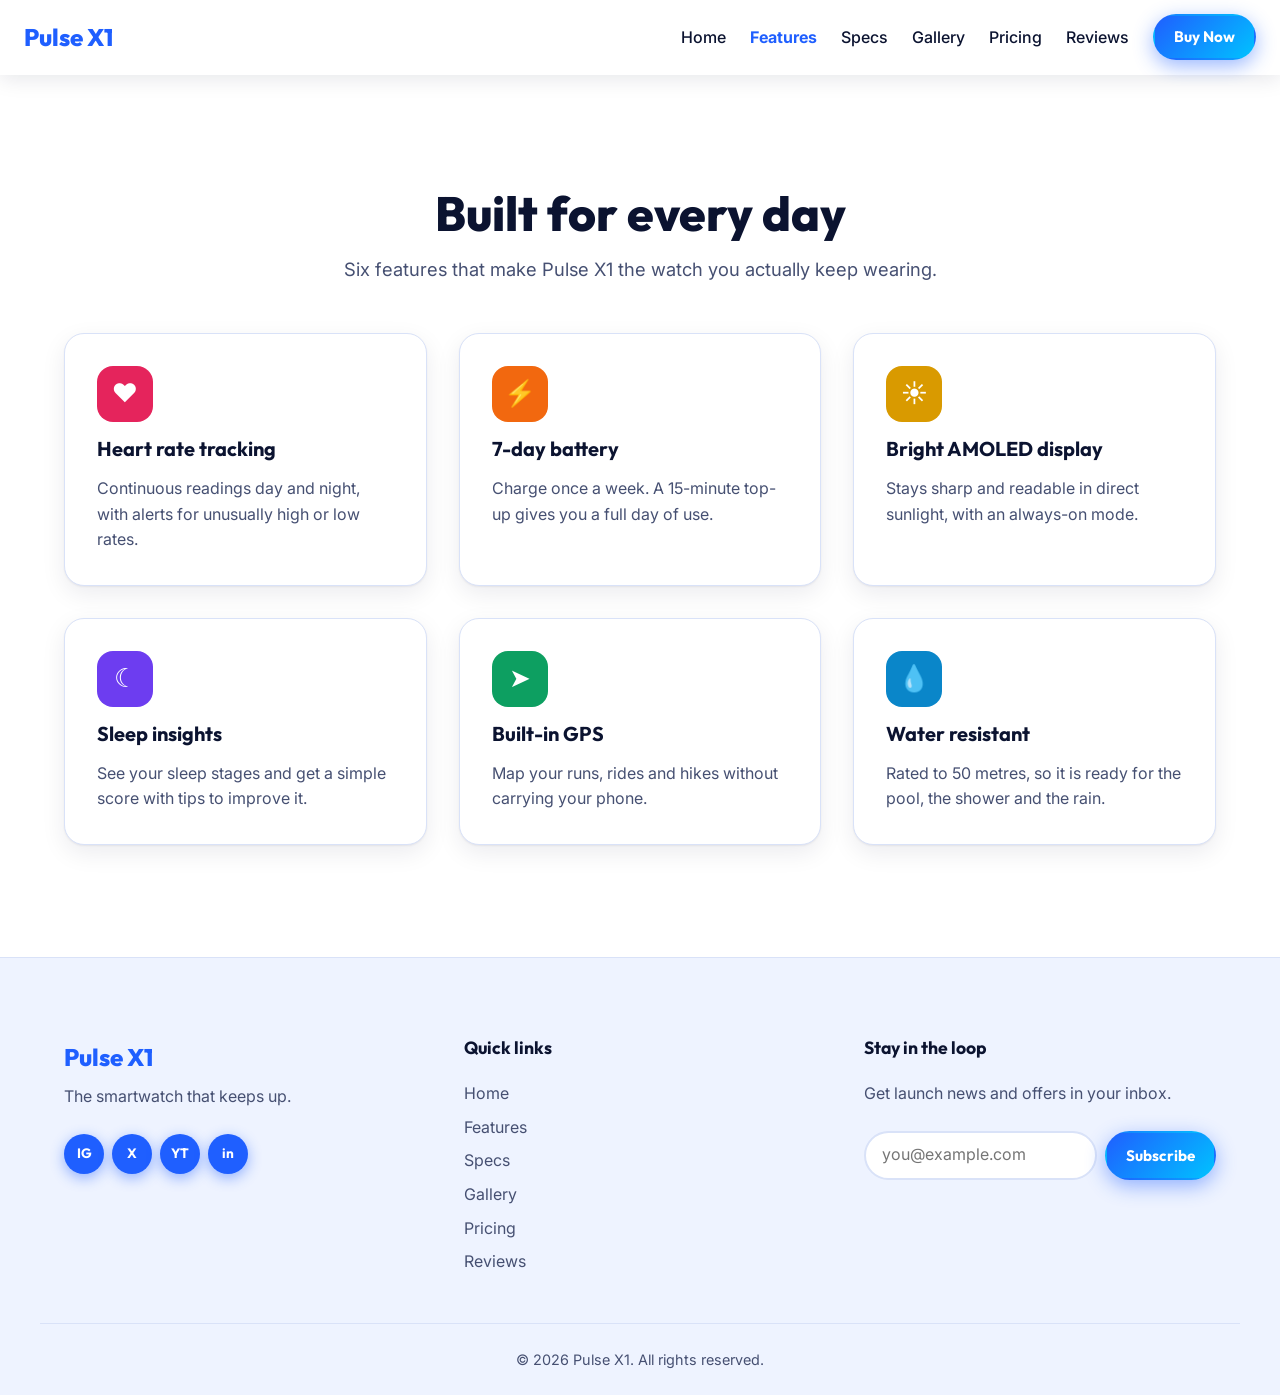
<file: features.html>
<!DOCTYPE html>
<html lang="en">
<head>
  <meta charset="UTF-8">
  <meta name="viewport" content="width=device-width, initial-scale=1">
  <meta name="description" content="Pulse X1 is a premium smartwatch with a bright AMOLED display, 7-day battery life and advanced health tracking.">
  <title>Features | Pulse X1</title>
  <link rel="preconnect" href="https://fonts.googleapis.com">
  <link rel="preconnect" href="https://fonts.gstatic.com" crossorigin>
  <link href="https://fonts.googleapis.com/css2?family=Inter:wght@400;500;600&family=Outfit:wght@600;700;800&display=swap" rel="stylesheet">
  <link rel="stylesheet" href="styles.css">
</head>
<body>

  <header class="nav">
    <input type="checkbox" id="menu-toggle" class="menu-toggle" aria-label="Toggle navigation menu">
    <a class="brand" href="index.html">Pulse X1</a>
    <label for="menu-toggle" class="hamburger"><span></span></label>
    <nav class="links" aria-label="Main navigation">
      <a href="index.html">Home</a>
      <a href="features.html" aria-current="page">Features</a>
      <a href="specs.html">Specs</a>
      <a href="gallery.html">Gallery</a>
      <a href="pricing.html">Pricing</a>
      <a href="reviews.html">Reviews</a>
      <a href="pricing.html" class="btn btn-primary btn-sm">Buy Now</a>
    </nav>
  </header>

  <main>
    <section id="features" class="section">
      <div class="container">
        <h2>Built for every day</h2>
        <p class="section-sub">Six features that make Pulse X1 the watch you actually keep wearing.</p>
        <div class="grid features-grid">
          <article class="card reveal-scroll">
            <div class="icon f1" aria-hidden="true">❤</div>
            <h3>Heart rate tracking</h3>
            <p>Continuous readings day and night, with alerts for unusually high or low rates.</p>
          </article>
          <article class="card reveal-scroll">
            <div class="icon f2" aria-hidden="true">⚡</div>
            <h3>7-day battery</h3>
            <p>Charge once a week. A 15-minute top-up gives you a full day of use.</p>
          </article>
          <article class="card reveal-scroll">
            <div class="icon f3" aria-hidden="true">☀</div>
            <h3>Bright AMOLED display</h3>
            <p>Stays sharp and readable in direct sunlight, with an always-on mode.</p>
          </article>
          <article class="card reveal-scroll">
            <div class="icon f4" aria-hidden="true">☾</div>
            <h3>Sleep insights</h3>
            <p>See your sleep stages and get a simple score with tips to improve it.</p>
          </article>
          <article class="card reveal-scroll">
            <div class="icon f5" aria-hidden="true">➤</div>
            <h3>Built-in GPS</h3>
            <p>Map your runs, rides and hikes without carrying your phone.</p>
          </article>
          <article class="card reveal-scroll">
            <div class="icon f6" aria-hidden="true">💧</div>
            <h3>Water resistant</h3>
            <p>Rated to 50 metres, so it is ready for the pool, the shower and the rain.</p>
          </article>
        </div>
      </div>
    </section>
  </main>

  <footer class="footer">
    <div class="container footer-inner">
      <div class="footer-col">
        <a class="brand" href="index.html">Pulse X1</a>
        <p>The smartwatch that keeps up.</p>
        <div class="social">
          <a href="#" aria-label="Instagram">IG</a>
          <a href="#" aria-label="X (Twitter)">X</a>
          <a href="#" aria-label="YouTube">YT</a>
          <a href="#" aria-label="LinkedIn">in</a>
        </div>
      </div>
      <div class="footer-col">
        <h3>Quick links</h3>
        <a href="index.html">Home</a>
        <a href="features.html">Features</a>
        <a href="specs.html">Specs</a>
        <a href="gallery.html">Gallery</a>
        <a href="pricing.html">Pricing</a>
        <a href="reviews.html">Reviews</a>
      </div>
      <div class="footer-col">
        <h3>Stay in the loop</h3>
        <p>Get launch news and offers in your inbox.</p>
        <form class="newsletter" action="#" method="post">
          <label for="email" class="visually-hidden">Email address</label>
          <input type="email" id="email" name="email" placeholder="you@example.com" required>
          <button type="submit" class="btn btn-primary btn-sm">Subscribe</button>
        </form>
      </div>
    </div>
    <p class="copyright">&copy; 2026 Pulse X1. All rights reserved.</p>
  </footer>

</body>
</html>
</file>
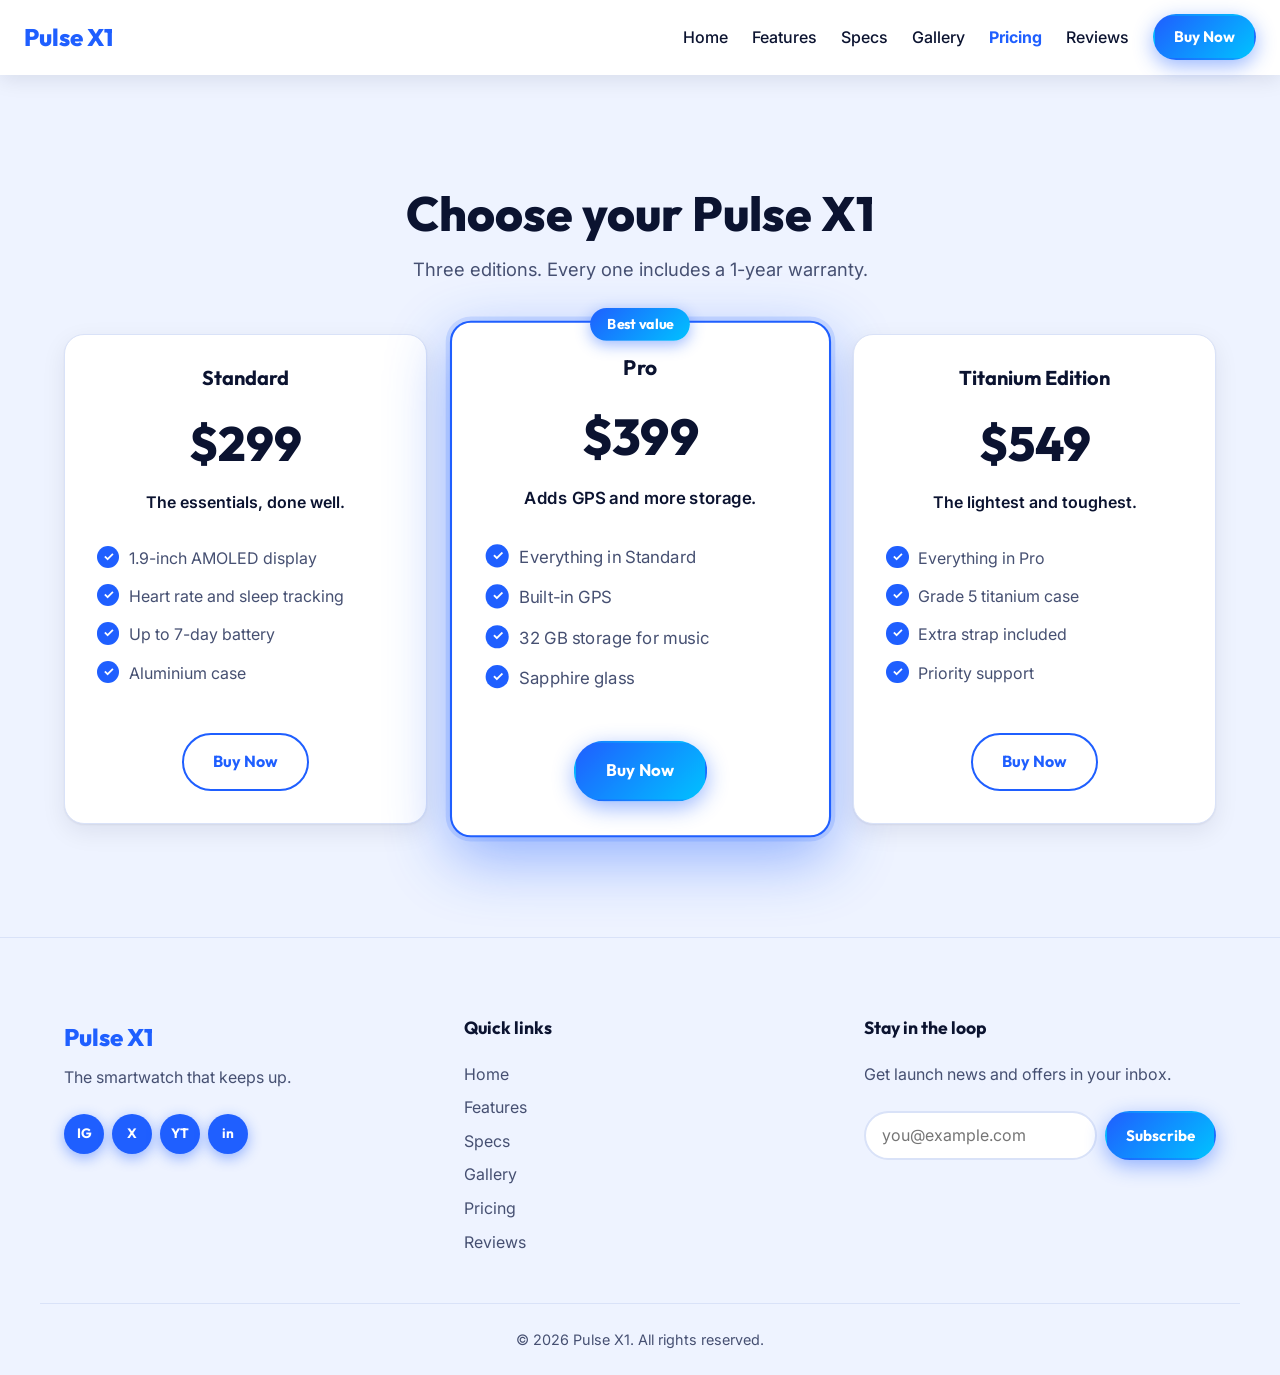
<file: pricing.html>
<!DOCTYPE html>
<html lang="en">
<head>
  <meta charset="UTF-8">
  <meta name="viewport" content="width=device-width, initial-scale=1">
  <meta name="description" content="Pulse X1 is a premium smartwatch with a bright AMOLED display, 7-day battery life and advanced health tracking.">
  <title>Pricing | Pulse X1</title>
  <link rel="preconnect" href="https://fonts.googleapis.com">
  <link rel="preconnect" href="https://fonts.gstatic.com" crossorigin>
  <link href="https://fonts.googleapis.com/css2?family=Inter:wght@400;500;600&family=Outfit:wght@600;700;800&display=swap" rel="stylesheet">
  <link rel="stylesheet" href="styles.css">
</head>
<body>

  <header class="nav">
    <input type="checkbox" id="menu-toggle" class="menu-toggle" aria-label="Toggle navigation menu">
    <a class="brand" href="index.html">Pulse X1</a>
    <label for="menu-toggle" class="hamburger"><span></span></label>
    <nav class="links" aria-label="Main navigation">
      <a href="index.html">Home</a>
      <a href="features.html">Features</a>
      <a href="specs.html">Specs</a>
      <a href="gallery.html">Gallery</a>
      <a href="pricing.html" aria-current="page">Pricing</a>
      <a href="reviews.html">Reviews</a>
      <a href="pricing.html" class="btn btn-primary btn-sm">Buy Now</a>
    </nav>
  </header>

  <main>
    <section id="pricing" class="section alt">
      <div class="container">
        <h2>Choose your Pulse X1</h2>
        <p class="section-sub">Three editions. Every one includes a 1-year warranty.</p>
        <div class="grid pricing-grid">
          <article class="card price-card reveal-scroll">
            <h3>Standard</h3>
            <p class="price">$299</p>
            <p class="diff">The essentials, done well.</p>
            <ul class="checklist">
              <li>1.9-inch AMOLED display</li>
              <li>Heart rate and sleep tracking</li>
              <li>Up to 7-day battery</li>
              <li>Aluminium case</li>
            </ul>
            <a href="#pricing" class="btn btn-ghost">Buy Now</a>
          </article>
          <article class="card price-card featured reveal-scroll">
            <span class="badge">Best value</span>
            <h3>Pro</h3>
            <p class="price">$399</p>
            <p class="diff">Adds GPS and more storage.</p>
            <ul class="checklist">
              <li>Everything in Standard</li>
              <li>Built-in GPS</li>
              <li>32 GB storage for music</li>
              <li>Sapphire glass</li>
            </ul>
            <a href="#pricing" class="btn btn-primary">Buy Now</a>
          </article>
          <article class="card price-card reveal-scroll">
            <h3>Titanium Edition</h3>
            <p class="price">$549</p>
            <p class="diff">The lightest and toughest.</p>
            <ul class="checklist">
              <li>Everything in Pro</li>
              <li>Grade 5 titanium case</li>
              <li>Extra strap included</li>
              <li>Priority support</li>
            </ul>
            <a href="#pricing" class="btn btn-ghost">Buy Now</a>
          </article>
        </div>
      </div>
    </section>
  </main>

  <footer class="footer">
    <div class="container footer-inner">
      <div class="footer-col">
        <a class="brand" href="index.html">Pulse X1</a>
        <p>The smartwatch that keeps up.</p>
        <div class="social">
          <a href="#" aria-label="Instagram">IG</a>
          <a href="#" aria-label="X (Twitter)">X</a>
          <a href="#" aria-label="YouTube">YT</a>
          <a href="#" aria-label="LinkedIn">in</a>
        </div>
      </div>
      <div class="footer-col">
        <h3>Quick links</h3>
        <a href="index.html">Home</a>
        <a href="features.html">Features</a>
        <a href="specs.html">Specs</a>
        <a href="gallery.html">Gallery</a>
        <a href="pricing.html">Pricing</a>
        <a href="reviews.html">Reviews</a>
      </div>
      <div class="footer-col">
        <h3>Stay in the loop</h3>
        <p>Get launch news and offers in your inbox.</p>
        <form class="newsletter" action="#" method="post">
          <label for="email" class="visually-hidden">Email address</label>
          <input type="email" id="email" name="email" placeholder="you@example.com" required>
          <button type="submit" class="btn btn-primary btn-sm">Subscribe</button>
        </form>
      </div>
    </div>
    <p class="copyright">&copy; 2026 Pulse X1. All rights reserved.</p>
  </footer>

</body>
</html>
</file>
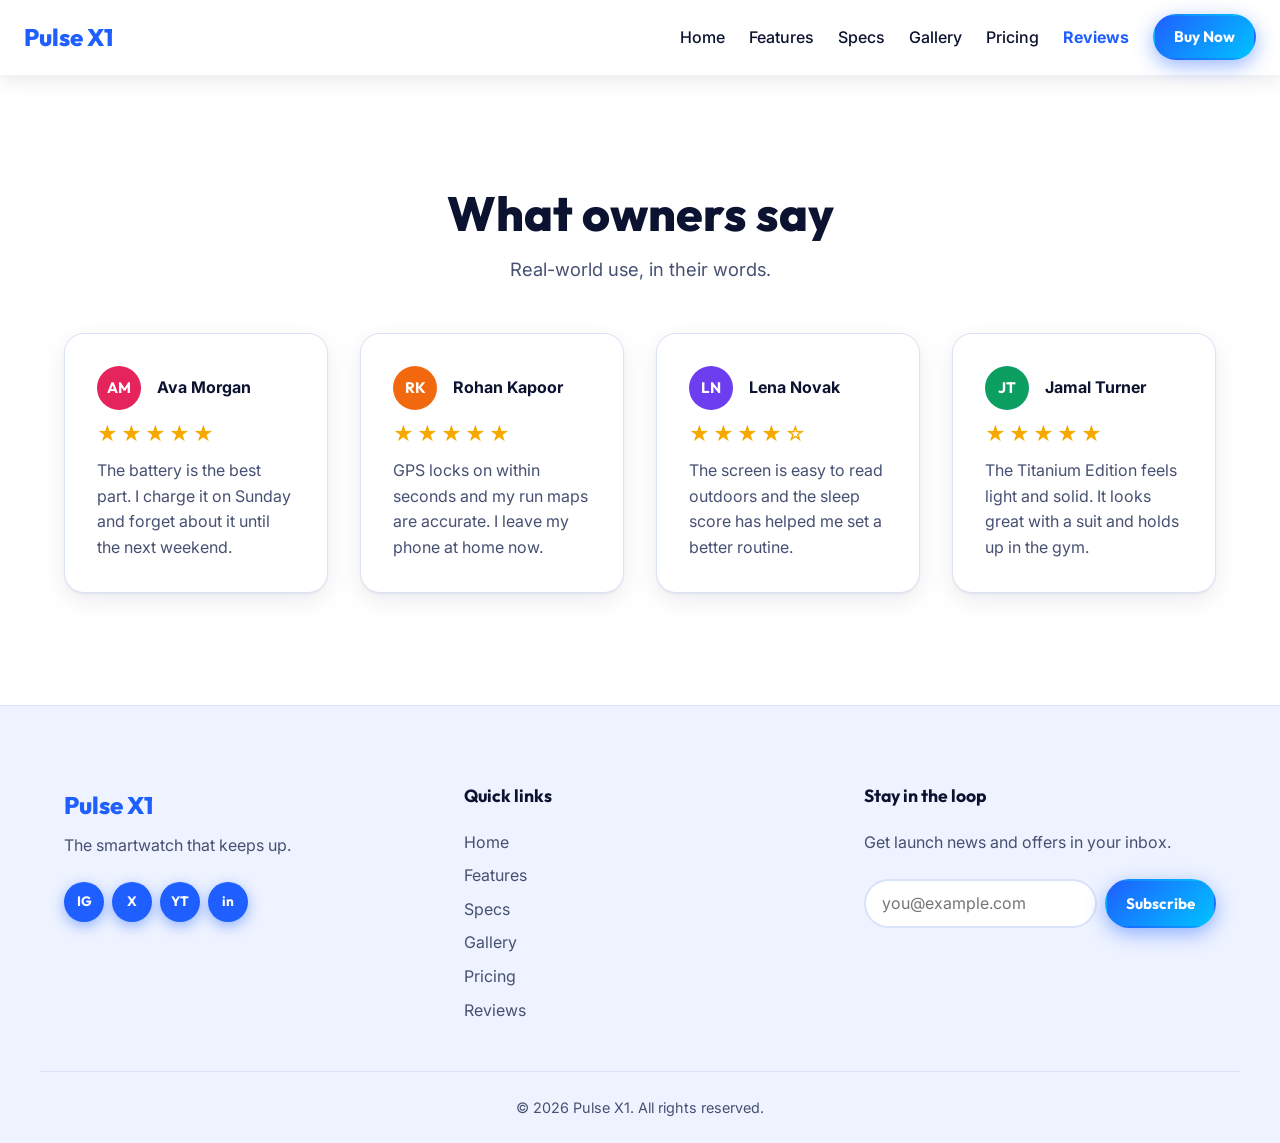
<file: reviews.html>
<!DOCTYPE html>
<html lang="en">
<head>
  <meta charset="UTF-8">
  <meta name="viewport" content="width=device-width, initial-scale=1">
  <meta name="description" content="Pulse X1 is a premium smartwatch with a bright AMOLED display, 7-day battery life and advanced health tracking.">
  <title>Reviews | Pulse X1</title>
  <link rel="preconnect" href="https://fonts.googleapis.com">
  <link rel="preconnect" href="https://fonts.gstatic.com" crossorigin>
  <link href="https://fonts.googleapis.com/css2?family=Inter:wght@400;500;600&family=Outfit:wght@600;700;800&display=swap" rel="stylesheet">
  <link rel="stylesheet" href="styles.css">
</head>
<body>

  <header class="nav">
    <input type="checkbox" id="menu-toggle" class="menu-toggle" aria-label="Toggle navigation menu">
    <a class="brand" href="index.html">Pulse X1</a>
    <label for="menu-toggle" class="hamburger"><span></span></label>
    <nav class="links" aria-label="Main navigation">
      <a href="index.html">Home</a>
      <a href="features.html">Features</a>
      <a href="specs.html">Specs</a>
      <a href="gallery.html">Gallery</a>
      <a href="pricing.html">Pricing</a>
      <a href="reviews.html" aria-current="page">Reviews</a>
      <a href="pricing.html" class="btn btn-primary btn-sm">Buy Now</a>
    </nav>
  </header>

  <main>
    <section id="reviews" class="section">
      <div class="container">
        <h2>What owners say</h2>
        <p class="section-sub">Real-world use, in their words.</p>
        <div class="grid reviews-grid">
          <article class="card review reveal-scroll">
            <div class="who"><span class="avatar a1" aria-hidden="true">AM</span><strong>Ava Morgan</strong></div>
            <div class="stars" role="img" aria-label="5 out of 5 stars"></div>
            <p>The battery is the best part. I charge it on Sunday and forget about it until the next weekend.</p>
          </article>
          <article class="card review reveal-scroll">
            <div class="who"><span class="avatar a2" aria-hidden="true">RK</span><strong>Rohan Kapoor</strong></div>
            <div class="stars" role="img" aria-label="5 out of 5 stars"></div>
            <p>GPS locks on within seconds and my run maps are accurate. I leave my phone at home now.</p>
          </article>
          <article class="card review reveal-scroll">
            <div class="who"><span class="avatar a3" aria-hidden="true">LN</span><strong>Lena Novak</strong></div>
            <div class="stars s4" role="img" aria-label="4 out of 5 stars"></div>
            <p>The screen is easy to read outdoors and the sleep score has helped me set a better routine.</p>
          </article>
          <article class="card review reveal-scroll">
            <div class="who"><span class="avatar a4" aria-hidden="true">JT</span><strong>Jamal Turner</strong></div>
            <div class="stars" role="img" aria-label="5 out of 5 stars"></div>
            <p>The Titanium Edition feels light and solid. It looks great with a suit and holds up in the gym.</p>
          </article>
        </div>
      </div>
    </section>
  </main>

  <footer class="footer">
    <div class="container footer-inner">
      <div class="footer-col">
        <a class="brand" href="index.html">Pulse X1</a>
        <p>The smartwatch that keeps up.</p>
        <div class="social">
          <a href="#" aria-label="Instagram">IG</a>
          <a href="#" aria-label="X (Twitter)">X</a>
          <a href="#" aria-label="YouTube">YT</a>
          <a href="#" aria-label="LinkedIn">in</a>
        </div>
      </div>
      <div class="footer-col">
        <h3>Quick links</h3>
        <a href="index.html">Home</a>
        <a href="features.html">Features</a>
        <a href="specs.html">Specs</a>
        <a href="gallery.html">Gallery</a>
        <a href="pricing.html">Pricing</a>
        <a href="reviews.html">Reviews</a>
      </div>
      <div class="footer-col">
        <h3>Stay in the loop</h3>
        <p>Get launch news and offers in your inbox.</p>
        <form class="newsletter" action="#" method="post">
          <label for="email" class="visually-hidden">Email address</label>
          <input type="email" id="email" name="email" placeholder="you@example.com" required>
          <button type="submit" class="btn btn-primary btn-sm">Subscribe</button>
        </form>
      </div>
    </div>
    <p class="copyright">&copy; 2026 Pulse X1. All rights reserved.</p>
  </footer>

</body>
</html>
</file>
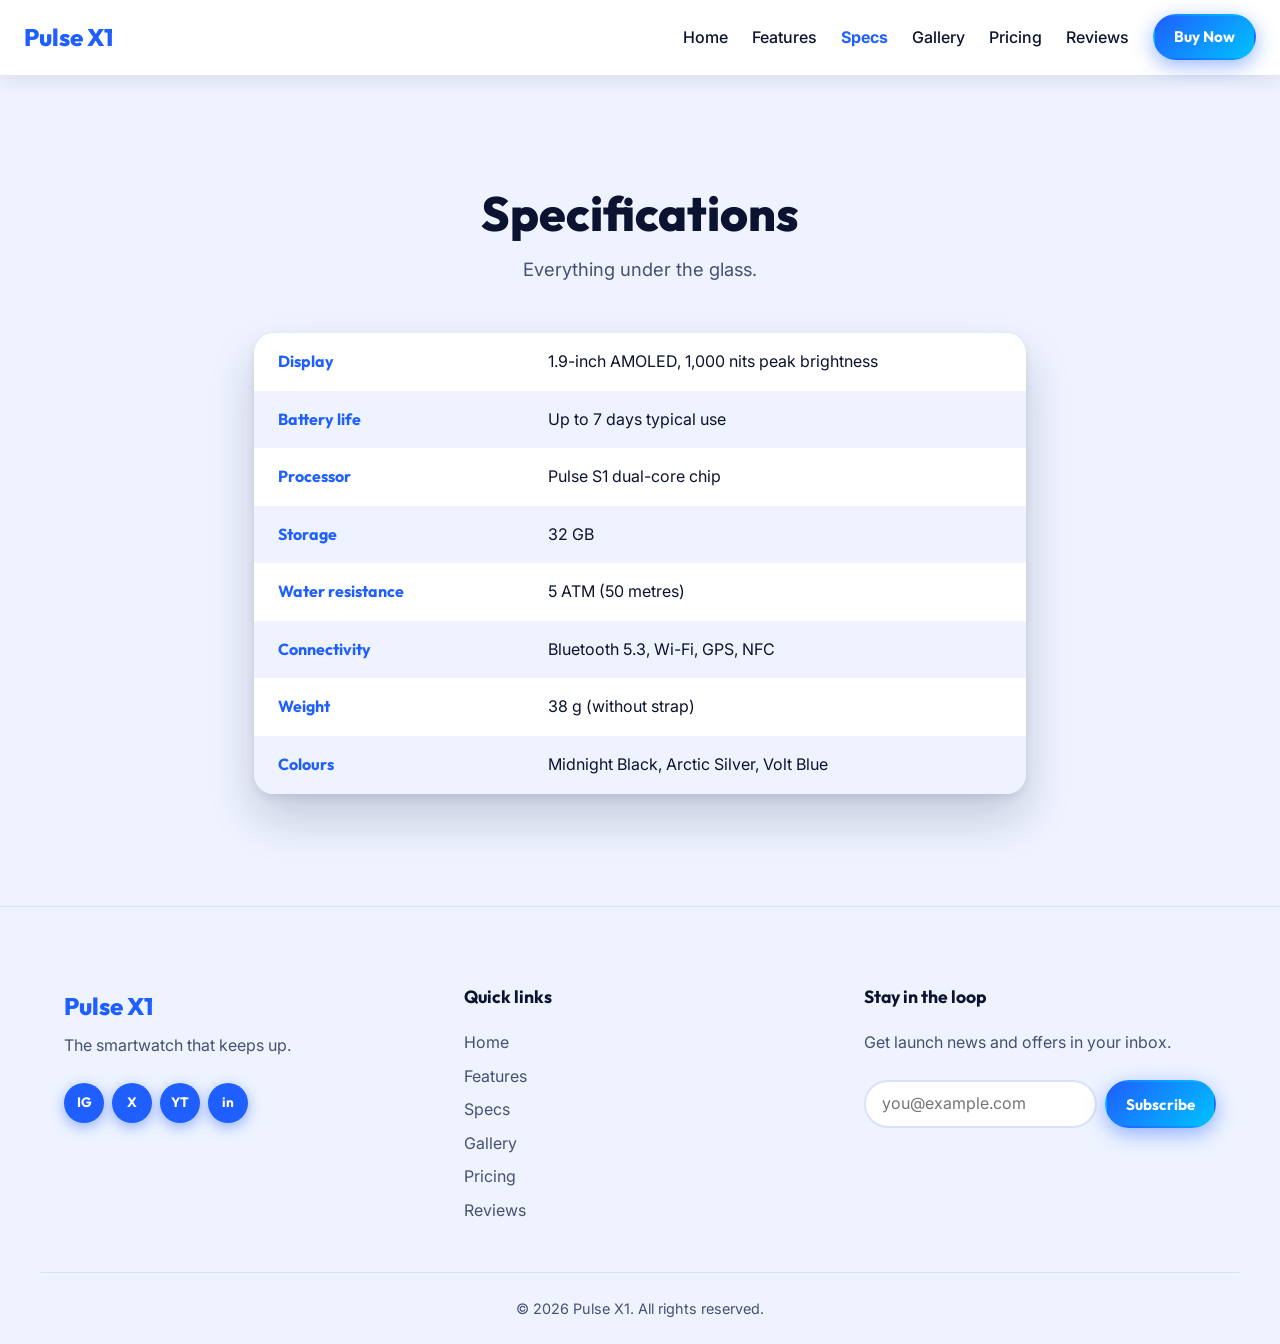
<file: specs.html>
<!DOCTYPE html>
<html lang="en">
<head>
  <meta charset="UTF-8">
  <meta name="viewport" content="width=device-width, initial-scale=1">
  <meta name="description" content="Pulse X1 is a premium smartwatch with a bright AMOLED display, 7-day battery life and advanced health tracking.">
  <title>Specifications | Pulse X1</title>
  <link rel="preconnect" href="https://fonts.googleapis.com">
  <link rel="preconnect" href="https://fonts.gstatic.com" crossorigin>
  <link href="https://fonts.googleapis.com/css2?family=Inter:wght@400;500;600&family=Outfit:wght@600;700;800&display=swap" rel="stylesheet">
  <link rel="stylesheet" href="styles.css">
</head>
<body>

  <header class="nav">
    <input type="checkbox" id="menu-toggle" class="menu-toggle" aria-label="Toggle navigation menu">
    <a class="brand" href="index.html">Pulse X1</a>
    <label for="menu-toggle" class="hamburger"><span></span></label>
    <nav class="links" aria-label="Main navigation">
      <a href="index.html">Home</a>
      <a href="features.html">Features</a>
      <a href="specs.html" aria-current="page">Specs</a>
      <a href="gallery.html">Gallery</a>
      <a href="pricing.html">Pricing</a>
      <a href="reviews.html">Reviews</a>
      <a href="pricing.html" class="btn btn-primary btn-sm">Buy Now</a>
    </nav>
  </header>

  <main>
    <section id="specs" class="section alt">
      <div class="container narrow">
        <h2>Specifications</h2>
        <p class="section-sub">Everything under the glass.</p>
        <table class="spec-table reveal-scroll">
          <caption class="visually-hidden">Pulse X1 technical specifications</caption>
          <tbody>
            <tr><th scope="row">Display</th><td>1.9-inch AMOLED, 1,000 nits peak brightness</td></tr>
            <tr><th scope="row">Battery life</th><td>Up to 7 days typical use</td></tr>
            <tr><th scope="row">Processor</th><td>Pulse S1 dual-core chip</td></tr>
            <tr><th scope="row">Storage</th><td>32 GB</td></tr>
            <tr><th scope="row">Water resistance</th><td>5 ATM (50 metres)</td></tr>
            <tr><th scope="row">Connectivity</th><td>Bluetooth 5.3, Wi-Fi, GPS, NFC</td></tr>
            <tr><th scope="row">Weight</th><td>38 g (without strap)</td></tr>
            <tr><th scope="row">Colours</th><td>Midnight Black, Arctic Silver, Volt Blue</td></tr>
          </tbody>
        </table>
      </div>
    </section>
  </main>

  <footer class="footer">
    <div class="container footer-inner">
      <div class="footer-col">
        <a class="brand" href="index.html">Pulse X1</a>
        <p>The smartwatch that keeps up.</p>
        <div class="social">
          <a href="#" aria-label="Instagram">IG</a>
          <a href="#" aria-label="X (Twitter)">X</a>
          <a href="#" aria-label="YouTube">YT</a>
          <a href="#" aria-label="LinkedIn">in</a>
        </div>
      </div>
      <div class="footer-col">
        <h3>Quick links</h3>
        <a href="index.html">Home</a>
        <a href="features.html">Features</a>
        <a href="specs.html">Specs</a>
        <a href="gallery.html">Gallery</a>
        <a href="pricing.html">Pricing</a>
        <a href="reviews.html">Reviews</a>
      </div>
      <div class="footer-col">
        <h3>Stay in the loop</h3>
        <p>Get launch news and offers in your inbox.</p>
        <form class="newsletter" action="#" method="post">
          <label for="email" class="visually-hidden">Email address</label>
          <input type="email" id="email" name="email" placeholder="you@example.com" required>
          <button type="submit" class="btn btn-primary btn-sm">Subscribe</button>
        </form>
      </div>
    </div>
    <p class="copyright">&copy; 2026 Pulse X1. All rights reserved.</p>
  </footer>

</body>
</html>
</file>
<file: styles.css>
/* ===== Tokens ===== */
:root {
  --bg: #ffffff;
  --surface: #eef3ff;
  --card: #ffffff;
  --text: #0b1330;
  --muted: #465072;
  --accent: #1f5fff;
  --accent-2: #00c2ff;
  --on-accent: #ffffff;
  --border: #d9e2f8;
  --glow: rgba(31, 95, 255, 0.45);
  --nav-bg: rgba(255, 255, 255, 0.75);
  --shadow-sm: 0 1px 2px rgba(11, 19, 48, 0.06), 0 8px 24px rgba(11, 19, 48, 0.08);
  --shadow-lg: 0 4px 8px rgba(11, 19, 48, 0.08), 0 24px 48px rgba(11, 19, 48, 0.18);

  --font-head: "Outfit", "Segoe UI", Arial, sans-serif;
  --font-body: "Inter", "Segoe UI", Arial, sans-serif;

  --fs-hero: clamp(3.5rem, 10vw, 7rem);
  --fs-h2: clamp(2rem, 4.5vw, 3rem);
  --fs-h3: 1.25rem;
  --fs-lead: 1.15rem;
  --fs-body: 1rem;

  --s1: 0.5rem;
  --s2: 1rem;
  --s3: 1.5rem;
  --s4: 2rem;
  --s6: 3rem;
  --s8: 5rem;
  --s10: 7rem;
  --radius: 20px;
}

@media (prefers-color-scheme: dark) {
  :root {
    --bg: #0a0f1e;
    --surface: #10172d;
    --card: #151d38;
    --text: #f2f5ff;
    --muted: #b4bddb;
    --accent: #3d80ff;
    --accent-2: #22d3ff;
    --border: #26315a;
    --glow: rgba(61, 128, 255, 0.55);
    --nav-bg: rgba(10, 15, 30, 0.75);
    --shadow-sm: 0 1px 2px rgba(0, 0, 0, 0.4), 0 8px 24px rgba(0, 0, 0, 0.35);
    --shadow-lg: 0 4px 8px rgba(0, 0, 0, 0.45), 0 24px 48px rgba(0, 0, 0, 0.6);
  }
}

/* ===== Base ===== */
*, *::before, *::after { box-sizing: border-box; }

html {
  scroll-behavior: smooth;
  scroll-padding-top: 80px;
}

body {
  display: flex;
  flex-direction: column;
  min-height: 100vh;
  margin: 0;
  font-family: var(--font-body);
  font-size: var(--fs-body);
  line-height: 1.6;
  color: var(--text);
  background: var(--bg);
}

img { max-width: 100%; display: block; }
a { color: inherit; }
h1, h2, h3 { font-family: var(--font-head); line-height: 1.1; margin: 0 0 var(--s2); }
h2 { font-size: var(--fs-h2); font-weight: 800; text-align: center; }
h3 { font-size: var(--fs-h3); font-weight: 700; }
p { margin: 0 0 var(--s2); }

:focus-visible { outline: 3px solid var(--accent-2); outline-offset: 3px; }

.container { max-width: 1200px; margin: 0 auto; padding: 0 var(--s3); }
.container.narrow { max-width: 820px; }

.section { padding: var(--s10) 0; }
.section.alt { background: var(--surface); }
.section-sub { text-align: center; color: var(--muted); font-size: var(--fs-lead); max-width: 60ch; margin: 0 auto var(--s6); }

.visually-hidden {
  position: absolute; width: 1px; height: 1px; margin: -1px; padding: 0;
  overflow: hidden; clip: rect(0 0 0 0); white-space: nowrap; border: 0;
}

/* ===== Buttons ===== */
.btn {
  display: inline-block;
  padding: 0.9rem 1.8rem;
  border-radius: 999px;
  font-family: var(--font-head);
  font-weight: 700;
  font-size: 1rem;
  text-decoration: none;
  text-align: center;
  border: 2px solid transparent;
  cursor: pointer;
  transition: transform 0.25s ease, box-shadow 0.25s ease, filter 0.25s ease, background 0.25s ease;
}
.btn-sm { padding: 0.55rem 1.2rem; font-size: 0.95rem; }
.btn-primary {
  color: var(--on-accent);
  background: linear-gradient(135deg, var(--accent), var(--accent-2));
  box-shadow: 0 6px 20px var(--glow);
}
.btn-primary:hover, .btn-primary:focus-visible {
  transform: translateY(-3px);
  filter: brightness(1.12);
  box-shadow: 0 12px 32px var(--glow);
}
.btn-ghost { color: var(--accent); border-color: var(--accent); background: transparent; }
.btn-ghost:hover, .btn-ghost:focus-visible {
  transform: translateY(-3px);
  background: var(--accent);
  color: var(--on-accent);
  box-shadow: 0 10px 26px var(--glow);
}

main { flex: 1 0 auto; }

/* ===== Nav ===== */
.nav {
  position: sticky;
  top: 0;
  z-index: 100;
  display: flex;
  align-items: center;
  justify-content: space-between;
  padding: 0.9rem var(--s3);
  background: var(--nav-bg);
  -webkit-backdrop-filter: blur(14px);
  backdrop-filter: blur(14px);
  box-shadow: 0 4px 20px rgba(11, 19, 48, 0.1);
}
.brand {
  font-family: var(--font-head);
  font-weight: 800;
  font-size: 1.5rem;
  text-decoration: none;
  color: var(--accent);
}
.links { display: flex; align-items: center; gap: var(--s3); }
.links a:not(.btn) {
  text-decoration: none;
  font-weight: 500;
  color: var(--text);
  transition: color 0.2s ease;
}
.links a:not(.btn):hover { color: var(--accent); }
.links a[aria-current="page"]:not(.btn) { color: var(--accent); font-weight: 700; }

.menu-toggle { position: absolute; opacity: 0; pointer-events: none; }
.hamburger { display: none; cursor: pointer; padding: var(--s1); }
.hamburger span,
.hamburger span::before,
.hamburger span::after {
  display: block;
  width: 26px;
  height: 3px;
  border-radius: 3px;
  background: var(--text);
  transition: transform 0.25s ease, background 0.25s ease;
}
.hamburger span { position: relative; }
.hamburger span::before, .hamburger span::after { content: ""; position: absolute; left: 0; }
.hamburger span::before { top: -8px; }
.hamburger span::after { top: 8px; }
.menu-toggle:focus-visible ~ .hamburger { outline: 3px solid var(--accent-2); border-radius: 6px; }
.menu-toggle:checked ~ .hamburger span { background: transparent; }
.menu-toggle:checked ~ .hamburger span::before { transform: translateY(8px) rotate(45deg); }
.menu-toggle:checked ~ .hamburger span::after { transform: translateY(-8px) rotate(-45deg); }

/* ===== Hero ===== */
.hero {
  padding: var(--s8) 0 var(--s10);
  background:
    radial-gradient(circle at 85% 20%, var(--glow), transparent 45%),
    radial-gradient(circle at 10% 90%, rgba(0, 194, 255, 0.25), transparent 40%),
    var(--bg);
}
.hero-inner { display: flex; align-items: center; justify-content: space-between; gap: var(--s6); }
.hero-text { flex: 1 1 50%; }
.hero-text h1 { font-size: var(--fs-hero); font-weight: 800; letter-spacing: -0.03em; }
.tagline { font-family: var(--font-head); font-size: clamp(1.4rem, 3vw, 2rem); font-weight: 700; color: var(--accent); }
.lead { font-size: var(--fs-lead); color: var(--muted); max-width: 46ch; }
.cta-row { display: flex; flex-wrap: wrap; gap: var(--s2); margin-top: var(--s4); }
.hero-media {
  flex: 1 1 42%;
  border-radius: 32px;
  background: linear-gradient(135deg, var(--accent), var(--accent-2));
  box-shadow: 0 0 0 1px var(--border), 0 30px 80px var(--glow), var(--shadow-lg);
  overflow: hidden;
}
.hero-media img { width: 100%; aspect-ratio: 4 / 5; object-fit: cover; }

/* ===== Grids and cards ===== */
.grid { display: grid; gap: var(--s4); }
.features-grid { grid-template-columns: repeat(3, 1fr); }
.pricing-grid { grid-template-columns: repeat(3, 1fr); align-items: center; }
.reviews-grid { grid-template-columns: repeat(4, 1fr); }

.card {
  background: var(--card);
  border: 1px solid var(--border);
  border-radius: var(--radius);
  padding: var(--s4);
  box-shadow: var(--shadow-sm);
  transition: transform 0.3s ease, box-shadow 0.3s ease;
}
.card:hover { transform: translateY(-6px) scale(1.02); box-shadow: var(--shadow-lg); }
.card p:last-child { margin-bottom: 0; color: var(--muted); }

.icon {
  display: grid;
  place-items: center;
  width: 56px;
  height: 56px;
  margin-bottom: var(--s2);
  border-radius: 16px;
  font-size: 1.6rem;
  color: #ffffff;
}
.f1 { background: #e5245c; }
.f2 { background: #f2680f; }
.f3 { background: #d99a00; }
.f4 { background: #6d3df0; }
.f5 { background: #0d9f61; }
.f6 { background: #0a86c9; }

.explore { display: block; text-decoration: none; color: inherit; }
.explore:focus-visible { outline: 3px solid var(--accent-2); outline-offset: 3px; }

/* ===== Specs ===== */
.spec-table {
  width: 100%;
  border-collapse: collapse;
  background: var(--card);
  border-radius: var(--radius);
  overflow: hidden;
  box-shadow: var(--shadow-lg);
}
.spec-table th, .spec-table td { padding: var(--s2) var(--s3); text-align: left; vertical-align: top; }
.spec-table th { width: 35%; font-family: var(--font-head); color: var(--accent); }
.spec-table tr:nth-child(even) { background: var(--surface); }

/* ===== Gallery ===== */
.gallery {
  display: grid;
  grid-template-columns: repeat(4, 1fr);
  grid-auto-rows: 220px;
  gap: var(--s2);
}
.gallery figure {
  position: relative;
  margin: 0;
  overflow: hidden;
  border-radius: var(--radius);
  background: linear-gradient(135deg, var(--accent), var(--accent-2));
  box-shadow: var(--shadow-sm);
  transition: box-shadow 0.3s ease;
}
.gallery figure:hover, .gallery figure:focus-visible { box-shadow: var(--shadow-lg); }
.gallery .g1 { grid-column: span 2; grid-row: span 2; }
.gallery .g6 { grid-column: span 4; }
.gallery img { width: 100%; height: 100%; object-fit: cover; transition: transform 0.5s ease; }
.gallery figure:hover img, .gallery figure:focus-visible img { transform: scale(1.08); }
.gallery figcaption {
  position: absolute;
  inset: 0;
  display: flex;
  align-items: flex-end;
  padding: var(--s3);
  font-family: var(--font-head);
  font-weight: 700;
  font-size: 1.15rem;
  color: #ffffff;
  background: linear-gradient(to top, rgba(11, 19, 48, 0.85), transparent 60%);
  opacity: 0;
  transition: opacity 0.35s ease;
}
.gallery figure:hover figcaption, .gallery figure:focus-visible figcaption { opacity: 1; }

/* ===== Pricing ===== */
.price-card { position: relative; text-align: center; }
.price-card .btn { margin-top: var(--s2); }
.price { font-family: var(--font-head); font-size: 3rem; font-weight: 800; color: var(--text); margin-bottom: var(--s1); }
.diff { font-weight: 600; }
.checklist { list-style: none; margin: var(--s3) 0; padding: 0; text-align: left; }
.checklist li { position: relative; padding: 0.4rem 0 0.4rem 2rem; color: var(--muted); }
.checklist li::before {
  content: "✓";
  position: absolute;
  left: 0;
  top: 0.4rem;
  display: grid;
  place-items: center;
  width: 1.4rem;
  height: 1.4rem;
  border-radius: 50%;
  font-size: 0.8rem;
  font-weight: 700;
  color: var(--on-accent);
  background: var(--accent);
}
.featured {
  border: 2px solid var(--accent);
  transform: scale(1.05);
  box-shadow: 0 0 0 4px rgba(31, 95, 255, 0.15), 0 20px 60px var(--glow);
}
.featured:hover { transform: scale(1.08); }
.badge {
  position: absolute;
  top: -14px;
  left: 50%;
  transform: translateX(-50%);
  padding: 0.3rem 1rem;
  border-radius: 999px;
  font-family: var(--font-head);
  font-weight: 700;
  font-size: 0.85rem;
  color: var(--on-accent);
  background: linear-gradient(135deg, var(--accent), var(--accent-2));
  box-shadow: 0 4px 14px var(--glow);
}

/* ===== Reviews ===== */
.who { display: flex; align-items: center; gap: var(--s2); margin-bottom: var(--s1); }
.avatar {
  display: grid;
  place-items: center;
  width: 44px;
  height: 44px;
  border-radius: 50%;
  font-family: var(--font-head);
  font-weight: 700;
  font-size: 0.95rem;
  color: #ffffff;
}
.a1 { background: #e5245c; }
.a2 { background: #f2680f; }
.a3 { background: #6d3df0; }
.a4 { background: #0d9f61; }
.stars { margin-bottom: var(--s1); font-size: 1.25rem; letter-spacing: 3px; color: #f5a800; }
.stars::before { content: "★★★★★"; }
.stars.s4::before { content: "★★★★☆"; }

/* ===== Footer ===== */
.footer { padding: var(--s8) 0 var(--s3); background: var(--surface); border-top: 1px solid var(--border); }
.footer-inner { display: flex; flex-wrap: wrap; justify-content: space-between; gap: var(--s6); }
.footer-col { flex: 1 1 220px; display: flex; flex-direction: column; align-items: flex-start; gap: var(--s1); }
.footer-col h3 { font-size: 1.1rem; }
.footer-col > a:not(.brand) { text-decoration: none; color: var(--muted); transition: color 0.2s ease; }
.footer-col > a:not(.brand):hover { color: var(--accent); }
.footer-col p { color: var(--muted); }
.social { display: flex; gap: var(--s1); }
.social a {
  display: grid;
  place-items: center;
  width: 40px;
  height: 40px;
  border-radius: 50%;
  font-family: var(--font-head);
  font-weight: 700;
  font-size: 0.85rem;
  text-decoration: none;
  color: var(--on-accent);
  background: var(--accent);
  box-shadow: 0 4px 14px var(--glow);
  transition: transform 0.25s ease, filter 0.25s ease;
}
.social a:hover, .social a:focus-visible { transform: translateY(-3px); filter: brightness(1.15); }
.newsletter { display: flex; flex-wrap: wrap; gap: var(--s1); width: 100%; }
.newsletter input {
  flex: 1 1 160px;
  min-width: 0;
  padding: 0.6rem 1rem;
  border-radius: 999px;
  border: 2px solid var(--border);
  font: inherit;
  color: var(--text);
  background: var(--card);
}
.newsletter input:focus { border-color: var(--accent); outline: none; box-shadow: 0 0 0 3px var(--glow); }
.copyright { max-width: 1200px; margin: var(--s6) auto 0; padding: var(--s3) var(--s3) 0; border-top: 1px solid var(--border); text-align: center; color: var(--muted); font-size: 0.9rem; }

/* ===== Animations (pure CSS) ===== */
@keyframes rise {
  from { opacity: 0; transform: translateY(32px); }
}
.reveal { animation: rise 0.9s ease backwards; }
.hero-media.reveal { animation-delay: 0.15s; }

@supports (animation-timeline: view()) {
  .reveal-scroll {
    animation: rise linear backwards;
    animation-timeline: view();
    animation-range: entry 0% entry 55%;
  }
}

/* ===== Responsive ===== */
@media (max-width: 1100px) {
  .reviews-grid { grid-template-columns: repeat(2, 1fr); }
}

@media (max-width: 900px) {
  .hero-inner { flex-direction: column; text-align: center; }
  .lead { margin-left: auto; margin-right: auto; }
  .cta-row { justify-content: center; }
  .hero-media { width: 100%; max-width: 480px; }
  .features-grid { grid-template-columns: repeat(2, 1fr); }
  .pricing-grid { grid-template-columns: 1fr; max-width: 460px; margin: 0 auto; }
  .featured, .featured:hover { transform: none; }
  .gallery { grid-template-columns: repeat(2, 1fr); }
  .gallery .g1 { grid-column: span 2; grid-row: span 1; }
  .gallery .g6 { grid-column: span 2; }
}

@media (max-width: 820px) {
  .hamburger { display: block; }
  .links {
    display: none;
    position: absolute;
    top: 100%;
    left: 0;
    right: 0;
    flex-direction: column;
    align-items: stretch;
    gap: 0;
    padding: var(--s2) var(--s3) var(--s3);
    background: var(--bg);
    box-shadow: 0 16px 30px rgba(11, 19, 48, 0.15);
  }
  .links a:not(.btn) { padding: 0.75rem 0; border-bottom: 1px solid var(--border); }
  .links .btn { margin-top: var(--s2); }
  .menu-toggle:checked ~ .links { display: flex; }
}

@media (max-width: 600px) {
  .section { padding: var(--s8) 0; }
  .features-grid, .reviews-grid { grid-template-columns: 1fr; }
  .gallery { grid-template-columns: 1fr; grid-auto-rows: 240px; }
  .gallery .g1, .gallery .g6 { grid-column: auto; }
  .spec-table th, .spec-table td { display: block; width: 100%; padding: 0.4rem var(--s2); }
  .spec-table th { padding-top: var(--s2); }
  .spec-table td { padding-bottom: var(--s2); }
}

@media (prefers-reduced-motion: reduce) {
  html { scroll-behavior: auto; }
  *, *::before, *::after { animation: none !important; transition: none !important; }
}
</file>
